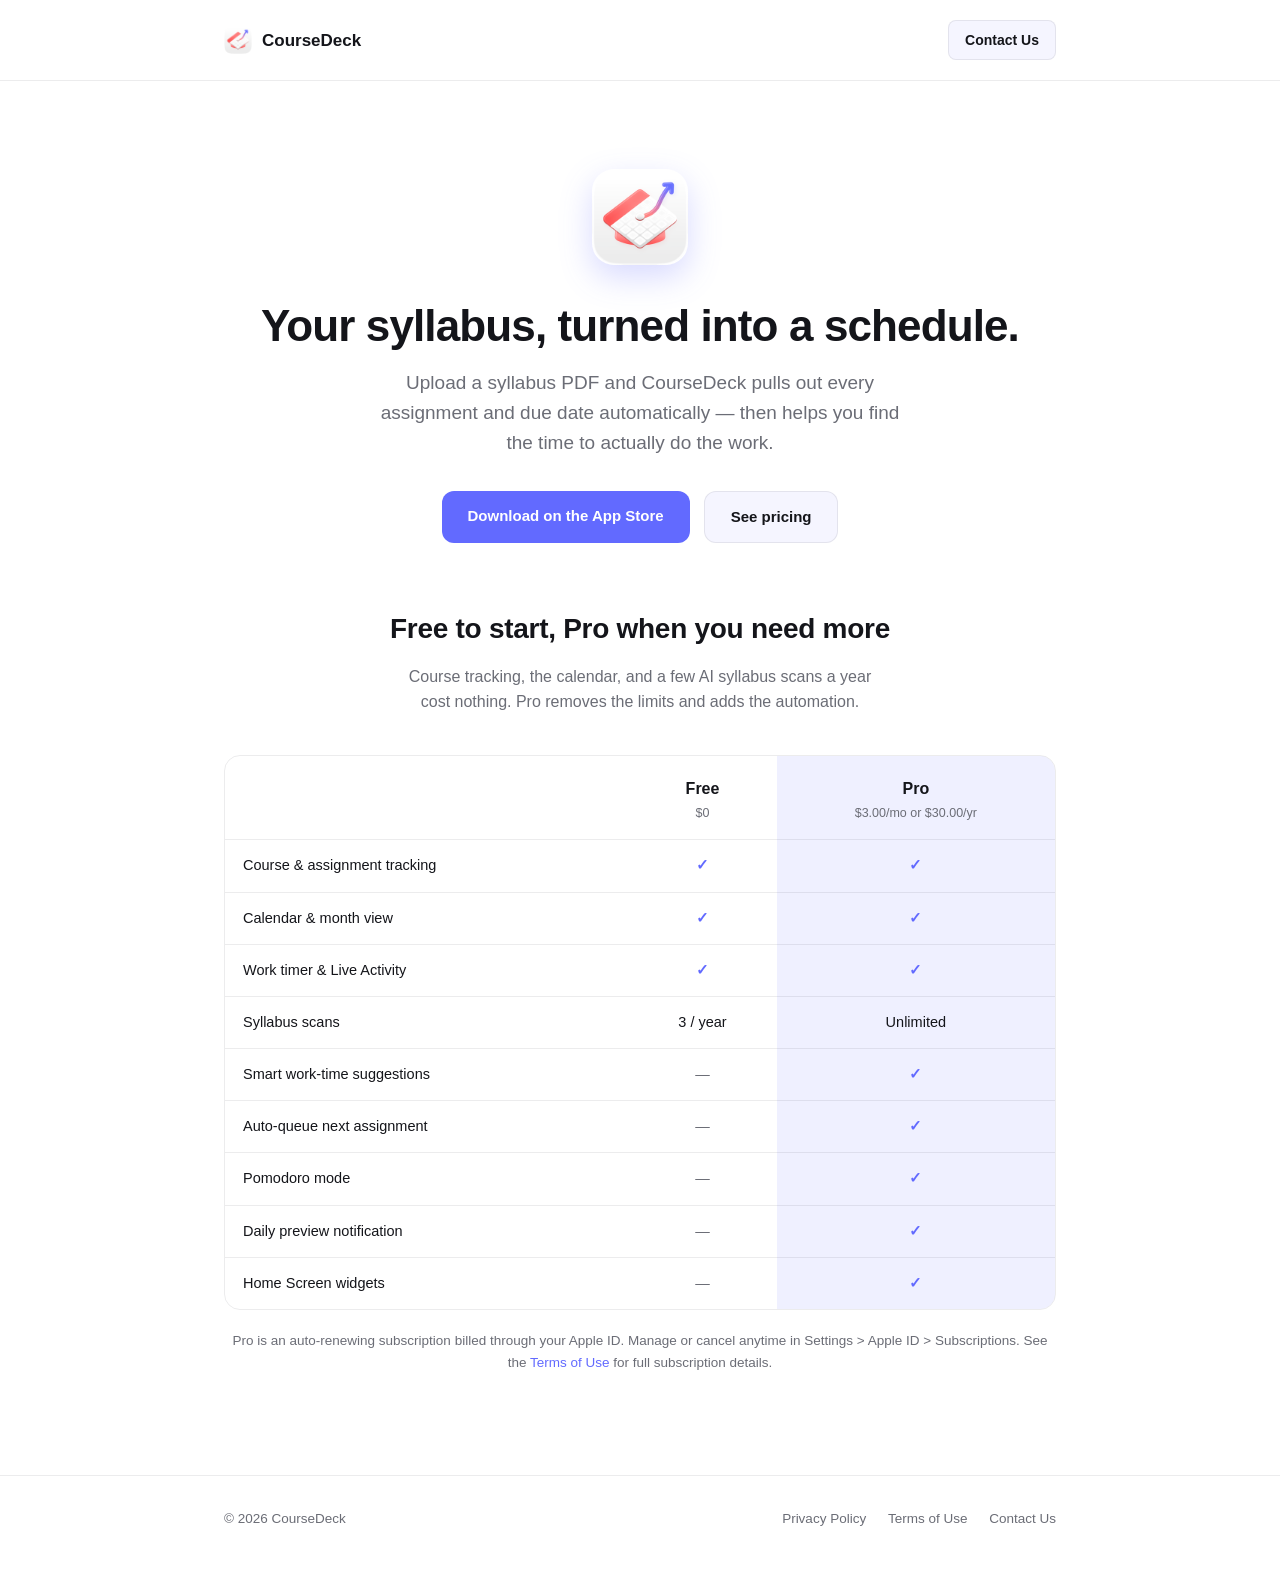
<file: index.html>
<!DOCTYPE html>
<html lang="en">

<head>
  <meta charset="UTF-8">
  <meta name="viewport" content="width=device-width, initial-scale=1">
  <title>CourseDeck — Courses, assignments, and study time in one place</title>
  <meta name="description"
    content="CourseDeck turns a syllabus into a full course schedule in seconds, then helps you plan the work time around it.">
  <link rel="icon" href="assets/app-icon.png">
  <link rel="stylesheet" href="styles.css">
  <!-- Google tag (gtag.js) -->
  <script async src="https://www.googletagmanager.com/gtag/js?id=G-LG3X4J17KY"></script>
  <script>
    window.dataLayer = window.dataLayer || [];
    function gtag() { dataLayer.push(arguments); }
    gtag('js', new Date());

    gtag('config', 'G-6QMQ8F9J6C');
  </script>
</head>

<body>

  <header class="site">
    <div class="wrap">
      <a class="brand" href="/">
        <img src="assets/app-icon.png" alt="">
        CourseDeck
      </a>
      <a class="btn-nav" href="mailto:info@coursedeck.net">Contact Us</a>
    </div>
  </header>

  <section class="hero">
    <div class="wrap">
      <img class="icon" src="assets/app-icon.png" alt="CourseDeck app icon">
      <h1>Your syllabus, turned into a schedule.</h1>
      <p class="tagline">Upload a syllabus PDF and CourseDeck pulls out every assignment and due date automatically —
        then helps you find the time to actually do the work.</p>
      <div class="cta-row">
        <a class="btn btn-primary"
          href="https://apps.apple.com/us/app/coursedeck-ai-study-planner/id6785143754">Download on the App Store</a>
        <a class="btn btn-secondary" href="#pricing">See pricing</a>
      </div>
    </div>
  </section>

  <section class="pricing" id="pricing">
    <div class="wrap">
      <h2 class="section-title">Free to start, Pro when you need more</h2>
      <p class="section-sub">Course tracking, the calendar, and a few AI syllabus scans a year cost nothing. Pro removes
        the limits and adds the automation.</p>

      <div class="compare-wrap">
        <table class="compare">
          <thead>
            <tr>
              <th class="feature-col"></th>
              <th>
                <div class="plan-name">Free</div>
                <div class="plan-price">$0</div>
              </th>
              <th class="plan-pro">
                <div class="plan-name">Pro</div>
                <div class="plan-price">$3.00/mo or $30.00/yr</div>
              </th>
            </tr>
          </thead>
          <tbody>
            <tr>
              <td class="feature-col">Course &amp; assignment tracking</td>
              <td><span class="check">✓</span></td>
              <td class="plan-pro-cell"><span class="check">✓</span></td>
            </tr>
            <tr>
              <td class="feature-col">Calendar &amp; month view</td>
              <td><span class="check">✓</span></td>
              <td class="plan-pro-cell"><span class="check">✓</span></td>
            </tr>
            <tr>
              <td class="feature-col">Work timer &amp; Live Activity</td>
              <td><span class="check">✓</span></td>
              <td class="plan-pro-cell"><span class="check">✓</span></td>
            </tr>
            <tr>
              <td class="feature-col">Syllabus scans</td>
              <td>3 / year</td>
              <td class="plan-pro-cell">Unlimited</td>
            </tr>
            <tr>
              <td class="feature-col">Smart work-time suggestions</td>
              <td><span class="dash">—</span></td>
              <td class="plan-pro-cell"><span class="check">✓</span></td>
            </tr>
            <tr>
              <td class="feature-col">Auto-queue next assignment</td>
              <td><span class="dash">—</span></td>
              <td class="plan-pro-cell"><span class="check">✓</span></td>
            </tr>
            <tr>
              <td class="feature-col">Pomodoro mode</td>
              <td><span class="dash">—</span></td>
              <td class="plan-pro-cell"><span class="check">✓</span></td>
            </tr>
            <tr>
              <td class="feature-col">Daily preview notification</td>
              <td><span class="dash">—</span></td>
              <td class="plan-pro-cell"><span class="check">✓</span></td>
            </tr>
            <tr>
              <td class="feature-col">Home Screen widgets</td>
              <td><span class="dash">—</span></td>
              <td class="plan-pro-cell"><span class="check">✓</span></td>
            </tr>
          </tbody>
        </table>
      </div>

      <p class="note">Pro is an auto-renewing subscription billed through your Apple ID. Manage or cancel anytime in
        Settings &gt; Apple ID &gt; Subscriptions. See the <a href="terms-of-use">Terms of Use</a> for full subscription
        details.</p>
    </div>
  </section>

  <footer class="site">
    <div class="wrap">
      <span>&copy; 2026 CourseDeck</span>
      <nav>
        <a href="privacy-policy">Privacy Policy</a>
        <a href="terms-of-use">Terms of Use</a>
        <a href="mailto:info@coursedeck.net">Contact Us</a>
      </nav>
    </div>
  </footer>

</body>

</html>
</file>
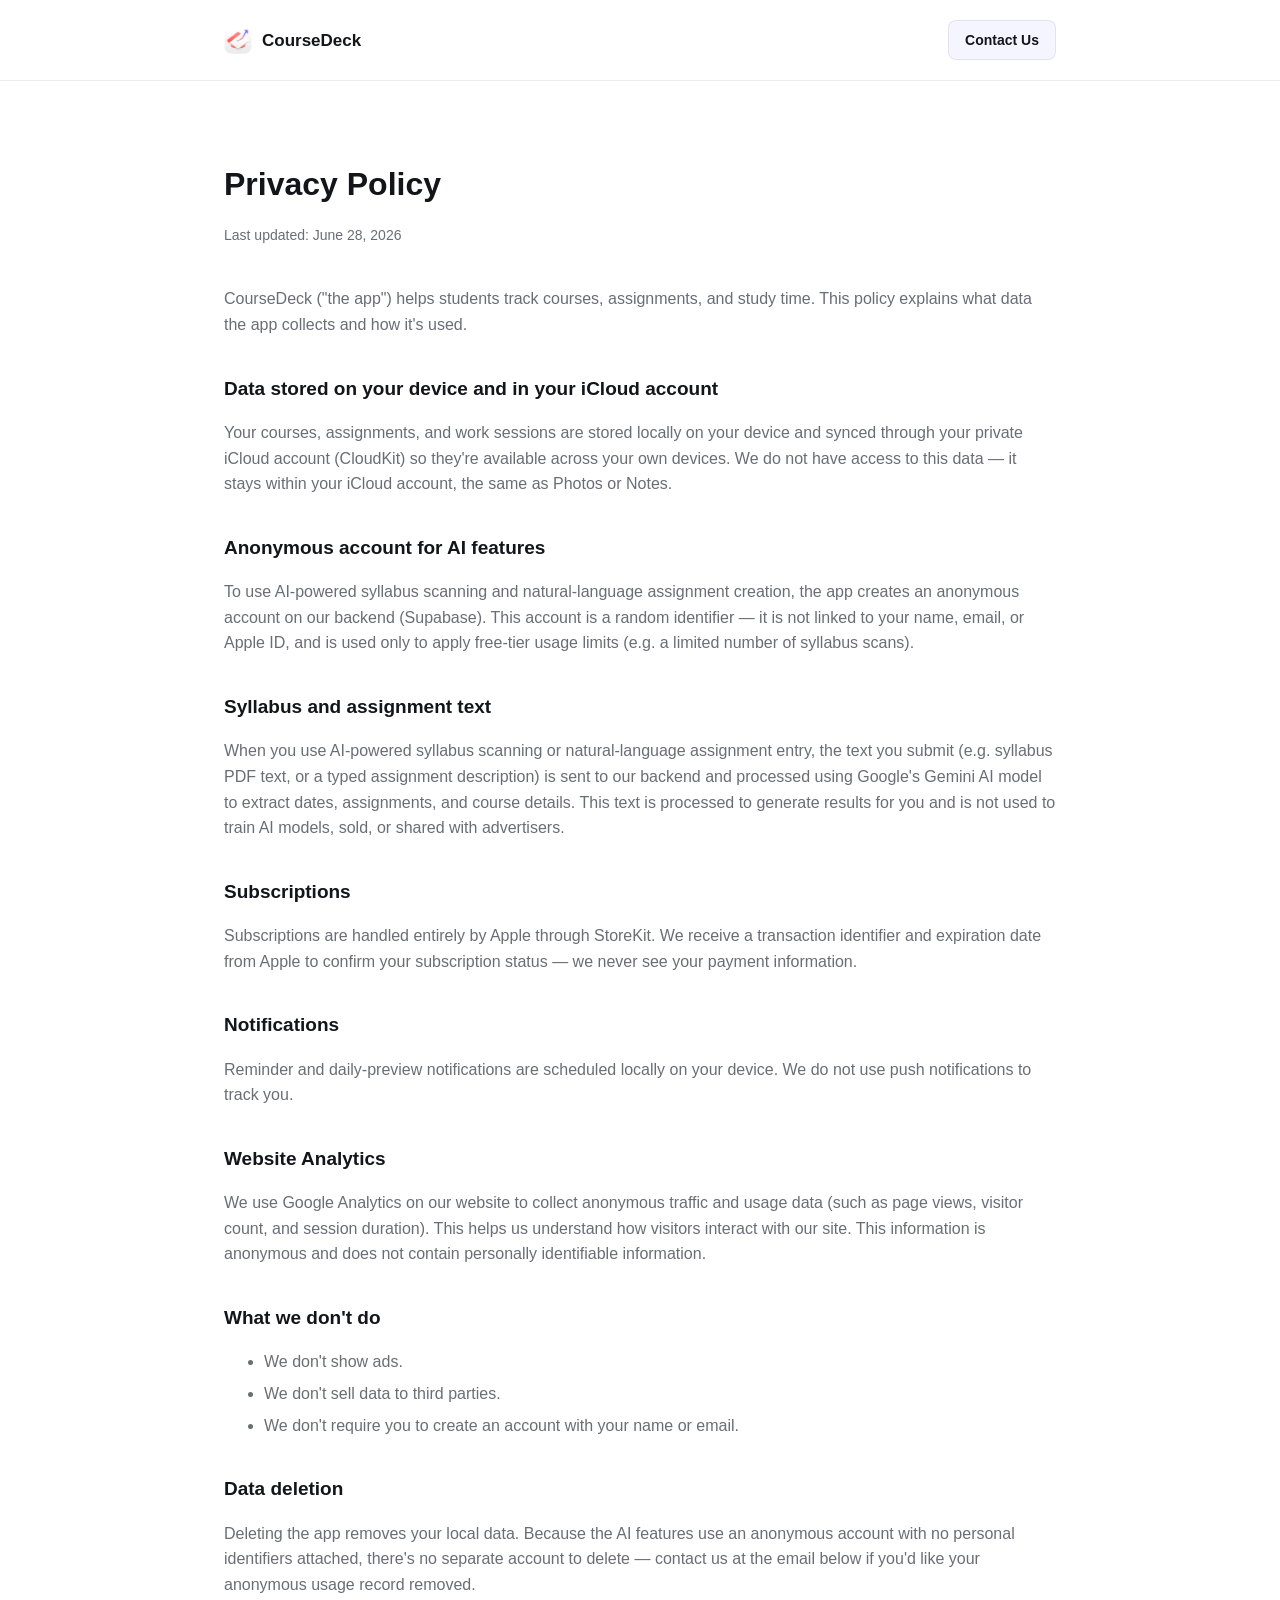
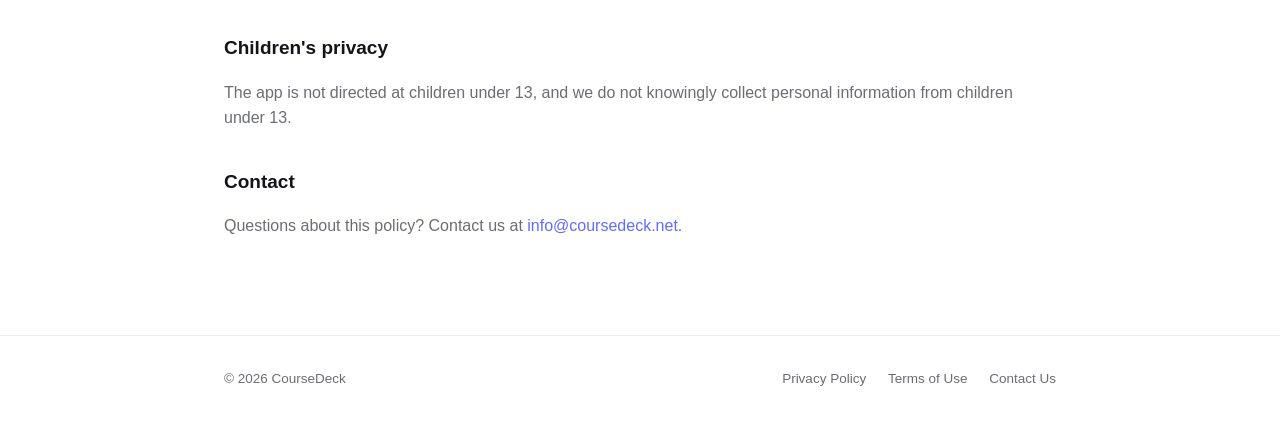
<file: privacy-policy.html>
<!DOCTYPE html>
<html lang="en">

<head>
  <meta charset="UTF-8">
  <meta name="viewport" content="width=device-width, initial-scale=1">
  <title>Privacy Policy — CourseDeck</title>
  <link rel="icon" href="assets/app-icon.png">
  <link rel="stylesheet" href="styles.css">
  <!-- Google tag (gtag.js) -->
  <script async src="https://www.googletagmanager.com/gtag/js?id=G-LG3X4J17KY"></script>
  <script>
    window.dataLayer = window.dataLayer || [];
    function gtag() { dataLayer.push(arguments); }
    gtag('js', new Date());

    gtag('config', 'G-6QMQ8F9J6C');
  </script>
</head>

<body class="legal">

  <header class="site">
    <div class="wrap">
      <a class="brand" href="/">
        <img src="assets/app-icon.png" alt="">
        CourseDeck
      </a>
      <a class="btn-nav" href="mailto:info@coursedeck.net">Contact Us</a>
    </div>
  </header>

  <main class="wrap">
    <h1>Privacy Policy</h1>
    <p class="updated">Last updated: June 28, 2026</p>

    <p>CourseDeck ("the app") helps students track courses, assignments, and study time. This policy explains what data
      the app collects and how it's used.</p>

    <h2>Data stored on your device and in your iCloud account</h2>
    <p>Your courses, assignments, and work sessions are stored locally on your device and synced through your private
      iCloud account (CloudKit) so they're available across your own devices. We do not have access to this data — it
      stays within your iCloud account, the same as Photos or Notes.</p>

    <h2>Anonymous account for AI features</h2>
    <p>To use AI-powered syllabus scanning and natural-language assignment creation, the app creates an anonymous
      account on our backend (Supabase). This account is a random identifier — it is not linked to your name, email, or
      Apple ID, and is used only to apply free-tier usage limits (e.g. a limited number of syllabus scans).</p>

    <h2>Syllabus and assignment text</h2>
    <p>When you use AI-powered syllabus scanning or natural-language assignment entry, the text you submit (e.g.
      syllabus PDF text, or a typed assignment description) is sent to our backend and processed using Google's Gemini
      AI model to extract dates, assignments, and course details. This text is processed to generate results for you and
      is not used to train AI models, sold, or shared with advertisers.</p>

    <h2>Subscriptions</h2>
    <p>Subscriptions are handled entirely by Apple through StoreKit. We receive a transaction identifier and expiration
      date from Apple to confirm your subscription status — we never see your payment information.</p>

    <h2>Notifications</h2>
    <p>Reminder and daily-preview notifications are scheduled locally on your device. We do not use push notifications
      to track you.</p>

    <h2>Website Analytics</h2>
    <p>We use Google Analytics on our website to collect anonymous traffic and usage data (such as page views, visitor
      count, and session duration). This helps us understand how visitors interact with our site. This information is
      anonymous and does not contain personally identifiable information.</p>

    <h2>What we don't do</h2>
    <ul>
      <li>We don't show ads.</li>
      <li>We don't sell data to third parties.</li>
      <li>We don't require you to create an account with your name or email.</li>
    </ul>

    <h2>Data deletion</h2>
    <p>Deleting the app removes your local data. Because the AI features use an anonymous account with no personal
      identifiers attached, there's no separate account to delete — contact us at the email below if you'd like your
      anonymous usage record removed.</p>

    <h2>Children's privacy</h2>
    <p>The app is not directed at children under 13, and we do not knowingly collect personal information from children
      under 13.</p>

    <h2>Contact</h2>
    <p>Questions about this policy? Contact us at <a href="mailto:info@coursedeck.net">info@coursedeck.net</a>.</p>
  </main>

  <footer class="site">
    <div class="wrap">
      <span>&copy; 2026 CourseDeck</span>
      <nav>
        <a href="privacy-policy">Privacy Policy</a>
        <a href="terms-of-use">Terms of Use</a>
        <a href="mailto:info@coursedeck.net">Contact Us</a>
      </nav>
    </div>
  </footer>

</body>

</html>
</file>
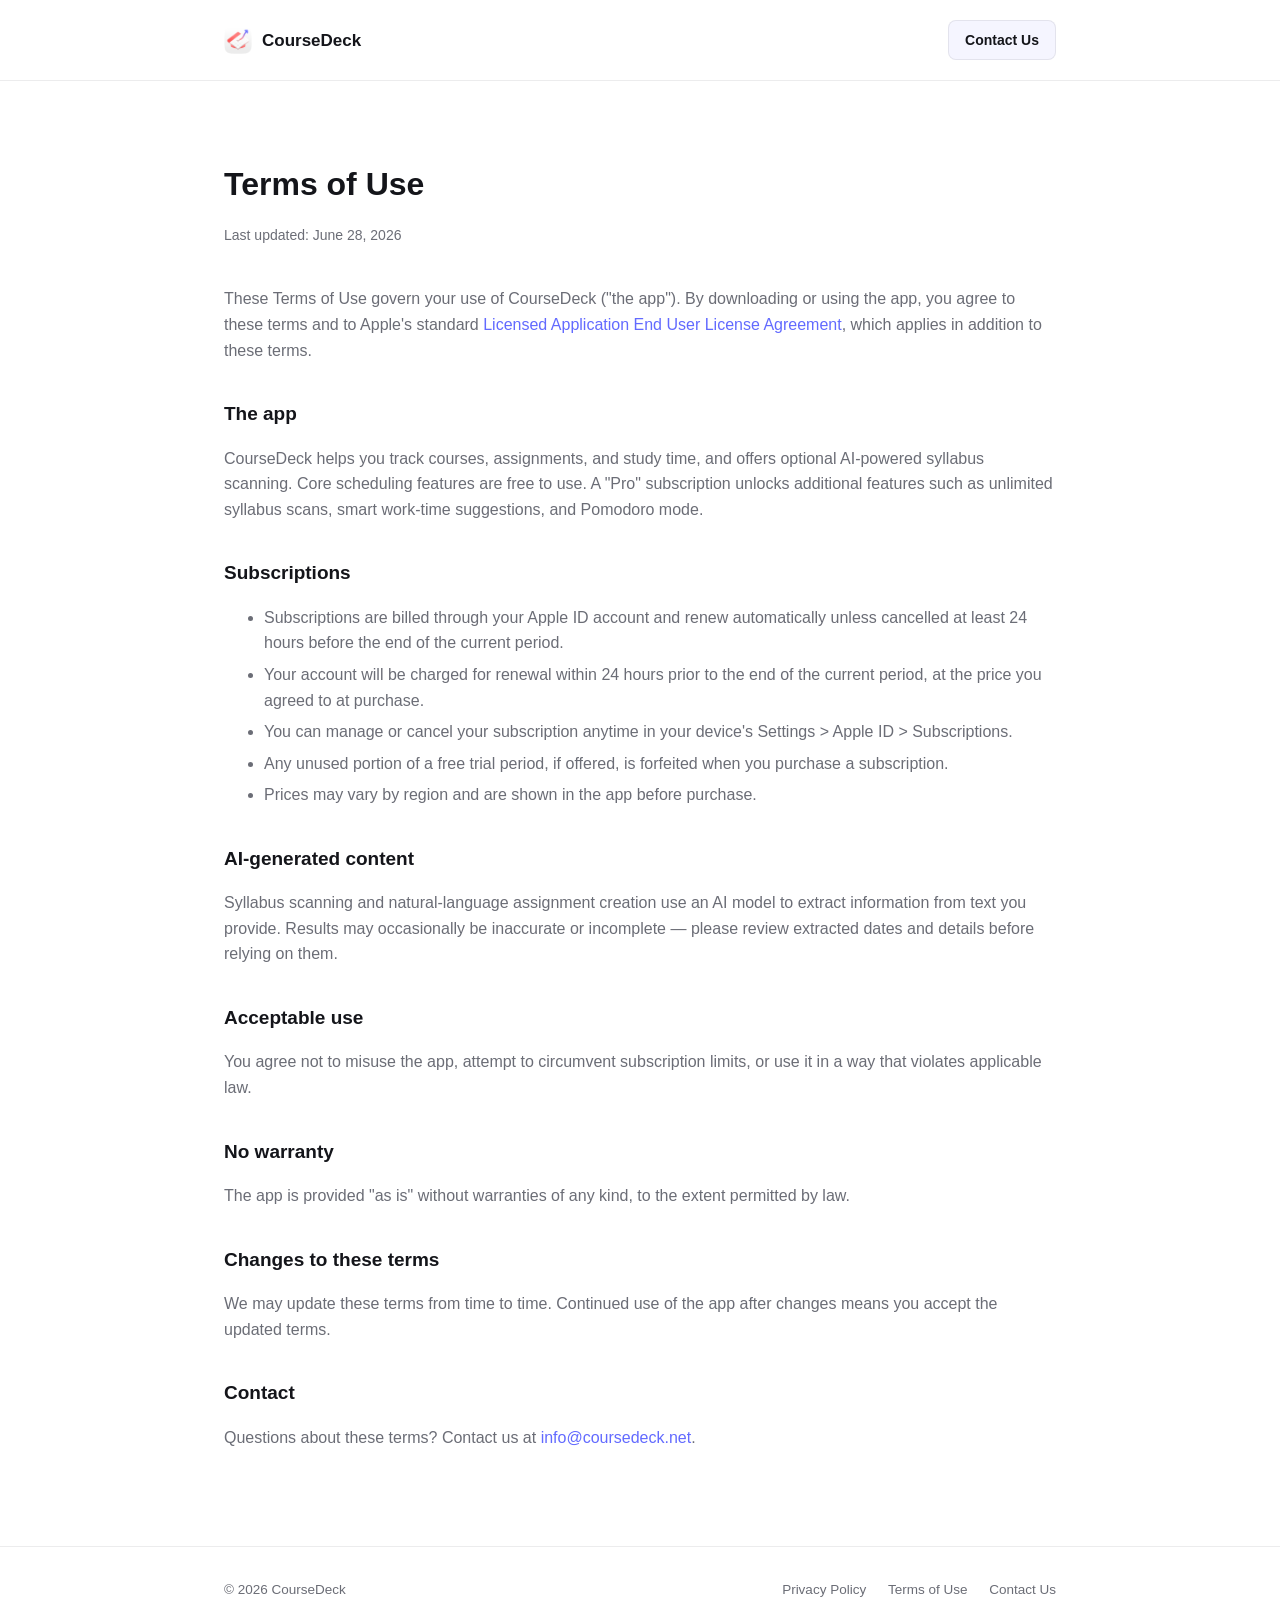
<file: terms-of-use.html>
<!DOCTYPE html>
<html lang="en">

<head>
  <meta charset="UTF-8">
  <meta name="viewport" content="width=device-width, initial-scale=1">
  <title>Terms of Use — CourseDeck</title>
  <link rel="icon" href="assets/app-icon.png">
  <link rel="stylesheet" href="styles.css">
  <!-- Google tag (gtag.js) -->
  <script async src="https://www.googletagmanager.com/gtag/js?id=G-LG3X4J17KY"></script>
  <script>
    window.dataLayer = window.dataLayer || [];
    function gtag() { dataLayer.push(arguments); }
    gtag('js', new Date());

    gtag('config', 'G-6QMQ8F9J6C');
  </script>
</head>

<body class="legal">

  <header class="site">
    <div class="wrap">
      <a class="brand" href="/">
        <img src="assets/app-icon.png" alt="">
        CourseDeck
      </a>
      <a class="btn-nav" href="mailto:info@coursedeck.net">Contact Us</a>
    </div>
  </header>

  <main class="wrap">
    <h1>Terms of Use</h1>
    <p class="updated">Last updated: June 28, 2026</p>

    <p>These Terms of Use govern your use of CourseDeck ("the app"). By downloading or using the app, you agree to these
      terms and to Apple's standard <a href="https://www.apple.com/legal/internet-services/itunes/dev/stdeula/">Licensed
        Application End User License Agreement</a>, which applies in addition to these terms.</p>

    <h2>The app</h2>
    <p>CourseDeck helps you track courses, assignments, and study time, and offers optional AI-powered syllabus
      scanning. Core scheduling features are free to use. A "Pro" subscription unlocks additional features such as
      unlimited syllabus scans, smart work-time suggestions, and Pomodoro mode.</p>

    <h2>Subscriptions</h2>
    <ul>
      <li>Subscriptions are billed through your Apple ID account and renew automatically unless cancelled at least 24
        hours before the end of the current period.</li>
      <li>Your account will be charged for renewal within 24 hours prior to the end of the current period, at the price
        you agreed to at purchase.</li>
      <li>You can manage or cancel your subscription anytime in your device's Settings &gt; Apple ID &gt; Subscriptions.
      </li>
      <li>Any unused portion of a free trial period, if offered, is forfeited when you purchase a subscription.</li>
      <li>Prices may vary by region and are shown in the app before purchase.</li>
    </ul>

    <h2>AI-generated content</h2>
    <p>Syllabus scanning and natural-language assignment creation use an AI model to extract information from text you
      provide. Results may occasionally be inaccurate or incomplete — please review extracted dates and details before
      relying on them.</p>

    <h2>Acceptable use</h2>
    <p>You agree not to misuse the app, attempt to circumvent subscription limits, or use it in a way that violates
      applicable law.</p>

    <h2>No warranty</h2>
    <p>The app is provided "as is" without warranties of any kind, to the extent permitted by law.</p>

    <h2>Changes to these terms</h2>
    <p>We may update these terms from time to time. Continued use of the app after changes means you accept the updated
      terms.</p>

    <h2>Contact</h2>
    <p>Questions about these terms? Contact us at <a href="mailto:info@coursedeck.net">info@coursedeck.net</a>.</p>
  </main>

  <footer class="site">
    <div class="wrap">
      <span>&copy; 2026 CourseDeck</span>
      <nav>
        <a href="privacy-policy">Privacy Policy</a>
        <a href="terms-of-use">Terms of Use</a>
        <a href="mailto:info@coursedeck.net">Contact Us</a>
      </nav>
    </div>
  </footer>

</body>

</html>
</file>
<file: styles.css>
:root {
  --bg: #ffffff;
  --bg-soft: #f5f5ff;
  --text: #14151a;
  --text-dim: #6b6d76;
  --accent: #626aff;
  --accent-text: #ffffff;
  --accent-soft: rgba(98, 106, 255, 0.1);
  --border: rgba(20, 21, 26, 0.08);
  --max-width: 880px;
}

* {
  box-sizing: border-box;
}

body {
  margin: 0;
  font-family: -apple-system, BlinkMacSystemFont, "SF Pro Text", "Segoe UI", Helvetica, Arial, sans-serif;
  background: var(--bg);
  color: var(--text);
  line-height: 1.6;
}

a {
  color: var(--accent);
  text-decoration: none;
}

a:hover {
  text-decoration: underline;
}

.wrap {
  max-width: var(--max-width);
  margin: 0 auto;
  padding: 0 24px;
}

header.site {
  border-bottom: 1px solid var(--border);
  padding: 20px 0;
}

header.site .wrap {
  display: flex;
  align-items: center;
  justify-content: space-between;
}

.brand {
  display: flex;
  align-items: center;
  gap: 10px;
  font-weight: 600;
  font-size: 17px;
  color: var(--text);
}

.brand img {
  width: 28px;
  height: 28px;
  border-radius: 7px;
}

.hero {
  padding: 88px 0 64px;
  text-align: center;
}

.hero img.icon {
  width: 96px;
  height: 96px;
  border-radius: 22px;
  margin-bottom: 28px;
  box-shadow: 0 12px 32px rgba(98, 106, 255, 0.25);
}

.hero h1 {
  font-size: 44px;
  line-height: 1.15;
  margin: 0 0 16px;
  letter-spacing: -0.02em;
}

.hero p.tagline {
  font-size: 19px;
  color: var(--text-dim);
  max-width: 540px;
  margin: 0 auto 32px;
}

.cta-row {
  display: flex;
  gap: 14px;
  justify-content: center;
  flex-wrap: wrap;
}

.btn {
  display: inline-block;
  padding: 13px 26px;
  border-radius: 12px;
  font-weight: 600;
  font-size: 15px;
  transition: all 0.2s ease;
}

.btn-primary {
  background: var(--accent);
  color: var(--accent-text);
}

.btn-primary:hover {
  background: #4f57e0;
  text-decoration: none;
}

.btn-secondary {
  background: var(--bg-soft);
  border: 1px solid var(--border);
  color: var(--text);
}

.btn-secondary:hover {
  border-color: var(--accent);
  text-decoration: none;
}

.btn-nav {
  display: inline-block;
  padding: 8px 16px;
  border-radius: 8px;
  font-weight: 600;
  font-size: 14px;
  background: var(--bg-soft);
  border: 1px solid var(--border);
  color: var(--text);
  transition: all 0.2s ease;
}

.btn-nav:hover {
  border-color: var(--accent);
  background: var(--accent);
  color: var(--accent-text);
  text-decoration: none;
}

.section-title {
  font-size: 28px;
  text-align: center;
  margin: 0 0 12px;
  letter-spacing: -0.01em;
}

.section-sub {
  text-align: center;
  color: var(--text-dim);
  font-size: 16px;
  max-width: 480px;
  margin: 0 auto 40px;
}

@media (max-width: 640px) {
  .wrap {
    padding: 0 20px;
  }
  .hero h1 {
    font-size: 32px;
  }
}

section.pricing {
  padding: 0 0 88px;
}

.compare-wrap {
  overflow-x: auto;
  border: 1px solid var(--border);
  border-radius: 16px;
}

table.compare {
  width: 100%;
  border-collapse: collapse;
  min-width: 480px;
}

table.compare th,
table.compare td {
  padding: 14px 18px;
  text-align: center;
  font-size: 14.5px;
  border-bottom: 1px solid var(--border);
  white-space: nowrap;
}

table.compare th.feature-col,
table.compare td.feature-col {
  text-align: left;
  white-space: normal;
}

table.compare td.feature-col {
  color: var(--text);
}

table.compare tbody tr:last-child td {
  border-bottom: none;
}

table.compare thead th {
  padding-top: 20px;
  padding-bottom: 16px;
}

table.compare th.plan-pro,
table.compare td.plan-pro-cell {
  background: var(--accent-soft);
}

.plan-name {
  font-weight: 700;
  font-size: 16px;
}

.plan-price {
  font-size: 12.5px;
  font-weight: 400;
  color: var(--text-dim);
  margin-top: 2px;
}

table.compare .check {
  color: var(--accent);
  font-weight: 700;
}

table.compare .dash {
  color: var(--text-dim);
}

p.note {
  color: var(--text-dim);
  font-size: 13.5px;
  text-align: center;
  margin-top: 20px;
}

footer.site {
  border-top: 1px solid var(--border);
  padding: 32px 0 48px;
  color: var(--text-dim);
  font-size: 13.5px;
}

footer.site .wrap {
  display: flex;
  justify-content: space-between;
  flex-wrap: wrap;
  gap: 12px;
}

footer.site nav a {
  color: var(--text-dim);
  margin-left: 18px;
}

footer.site nav a:first-child {
  margin-left: 0;
}

.legal main {
  padding-top: 56px;
  padding-bottom: 80px;
}

.legal h1 {
  font-size: 32px;
  margin-bottom: 4px;
}

.legal .updated {
  color: var(--text-dim);
  font-size: 14px;
  margin-bottom: 40px;
}

.legal h2 {
  font-size: 19px;
  margin-top: 36px;
}

.legal ul {
  color: var(--text-dim);
}

.legal p {
  color: var(--text-dim);
}

.legal li {
  margin-bottom: 6px;
}
</file>
